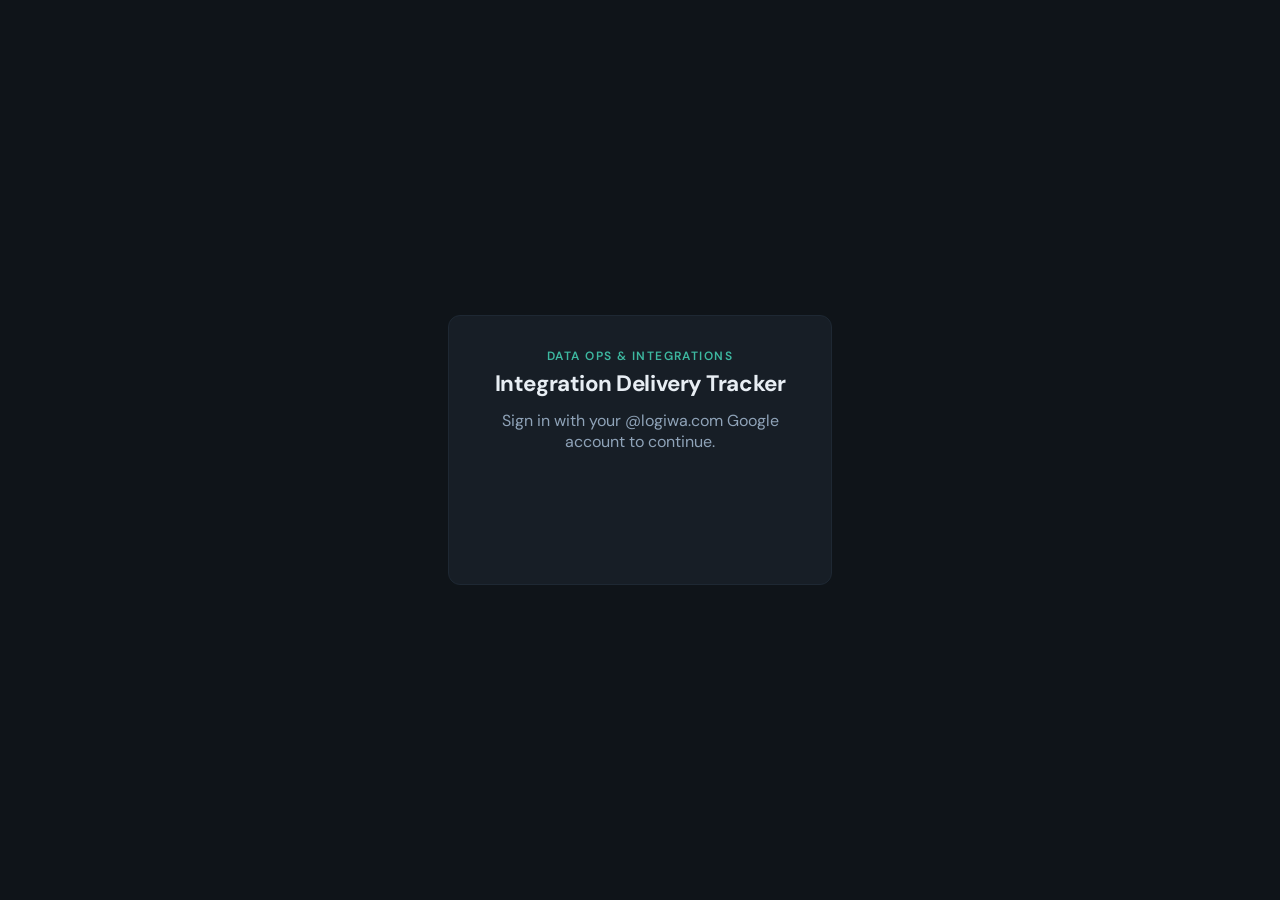
<file: index.html>
<!DOCTYPE html>
<html lang="en">
<head>
  <meta charset="UTF-8" />
  <meta name="viewport" content="width=device-width, initial-scale=1" />
  <title>Integration Delivery Tracker</title>
  <link rel="preconnect" href="https://fonts.googleapis.com" />
  <link rel="preconnect" href="https://fonts.gstatic.com" crossorigin />
  <link href="https://fonts.googleapis.com/css2?family=DM+Sans:ital,opsz,wght@0,9..40,400;0,9..40,500;0,9..40,600;0,9..40,700;1,9..40,400&family=IBM+Plex+Mono:wght@400;500&display=swap" rel="stylesheet" />
  <link rel="stylesheet" href="styles.css?v=google-signin" />
  <script src="https://accounts.google.com/gsi/client" async defer></script>
</head>
<body class="auth-locked">
  <div id="authGate" class="auth-gate">
    <div class="auth-card">
      <p class="brand">Data Ops &amp; Integrations</p>
      <h1>Integration Delivery Tracker</h1>
      <p class="auth-lede">Sign in with your @logiwa.com Google account to continue.</p>
      <div id="authButton" class="auth-button"></div>
      <p id="authMessage" class="auth-message" role="alert"></p>
    </div>
  </div>
  <div class="app">
    <header class="hero">
      <div class="hero-copy">
        <p class="brand">Data Ops &amp; Integrations</p>
        <h1>Integration Delivery Tracker</h1>
        <p class="lede" id="ledeText">Quick estimate: type, flows, assignee, quarter → hours and Work %.</p>
      </div>
      <div class="hero-actions">
        <div class="app-tabs" role="tablist" aria-label="Application section">
          <button type="button" id="btnTabEstimator" class="btn tab active" role="tab" aria-selected="true">Estimator</button>
          <button type="button" id="btnTabCompliance" class="btn tab" role="tab" aria-selected="false">Compliance</button>
          <button type="button" id="btnTabOkr" class="btn tab" role="tab" aria-selected="false">OKRs</button>
        </div>
        <div class="mode-toggle estimator-action" role="group" aria-label="Estimate mode">
          <button type="button" id="btnModeQuick" class="btn mode active">Quick</button>
          <button type="button" id="btnModeFull" class="btn mode">Full</button>
        </div>
        <label class="period-label estimator-action">
          Year
          <input id="yearInput" type="number" min="2024" max="2035" value="2026" />
        </label>
        <label class="period-label estimator-action">
          Quarter
          <select id="quarterFilter"></select>
        </label>
        <label class="period-label estimator-action">
          Month
          <select id="monthFilter"></select>
        </label>
        <label class="period-label estimator-action">
          User
          <select id="userFilter">
            <option value="__all__">All users</option>
          </select>
        </label>
        <button type="button" id="btnAdd" class="btn primary estimator-action">Add project</button>
        <button type="button" id="btnCheckRocketlane" class="btn estimator-action">Check Rocketlane</button>
        <input id="rocketlaneCheckKey" class="github-token-input estimator-action hidden" type="password" autocomplete="off" placeholder="Rocketlane API key" />
        <span id="rocketlaneCheckStatus" class="table-sub estimator-action"></span>
        <button type="button" id="btnImport" class="btn estimator-action">Import RL CSV</button>
        <input id="importCsvInput" type="file" accept=".csv,text/csv" multiple hidden />
        <button type="button" id="btnExport" class="btn estimator-action">Export CSV</button>
        <button type="button" id="btnPrint" class="btn estimator-action">Print report</button>
        <button type="button" id="btnReset" class="btn ghost estimator-action">Reset samples</button>
      </div>
    </header>

    <main id="estimatorView">
    <section class="summary" id="summary">
      <div class="stat">
        <span class="stat-label" id="statProjectsLabel">Active in quarter</span>
        <span class="stat-value" id="statProjects">0</span>
      </div>
      <div class="stat" id="statSPWrap">
        <span class="stat-label" id="statSPLabel">Quarter SP</span>
        <span class="stat-value" id="statSP">0</span>
      </div>
      <div class="stat">
        <span class="stat-label" id="statHoursLabel">Quarter hours</span>
        <span class="stat-value" id="statHours">0</span>
      </div>
      <div class="stat">
        <span class="stat-label">Available capacity</span>
        <span class="stat-value" id="statCapacity">0</span>
        <span class="stat-note" id="statCapacityNote">6 h per weekday</span>
      </div>
      <div class="stat">
        <span class="stat-label">Capacity used</span>
        <span class="stat-value" id="statUtilization">0%</span>
      </div>
      <div class="stat">
        <span class="stat-label">People with work</span>
        <span class="stat-value" id="statActive">0</span>
      </div>
    </section>

    <section class="dashboard" id="dashboard">
      <article class="panel dashboard-card dashboard-wide">
        <div class="panel-head">
          <h2>Capacity by person <span id="capacityQuarterLabel" class="badge"></span></h2>
          <p>Planned project hours against 6 available hours per weekday. Turkish public holidays are removed. PTO is not.</p>
        </div>
        <div id="capacityChart" class="capacity-chart"></div>
      </article>

      <article class="panel dashboard-card dashboard-wide">
        <div class="panel-head">
          <h2>Quarter outlook</h2>
          <p>Estimated effort across the selected year.</p>
        </div>
        <div id="quarterChart" class="quarter-chart"></div>
      </article>

      <article class="panel dashboard-card dashboard-wide">
        <div class="panel-head">
          <h2>Largest projects</h2>
          <p>Projects driving the most planned effort in the selected quarter.</p>
        </div>
        <div id="projectChart" class="project-chart"></div>
      </article>
    </section>

    <section class="panel">
      <div class="panel-head">
        <h2>Per-user report <span id="reportQuarterLabel" class="badge"></span></h2>
        <p>Work % = share of quarter hours (effort), not SP×hours.</p>
      </div>
      <div id="userReport" class="user-report"></div>
    </section>

    <section class="panel">
      <div class="panel-head">
        <h2>Portfolio by user</h2>
        <p id="portfolioHint">Enter type and flows. Hours and % update for the selected quarter.</p>
      </div>
      <div id="portfolioSections"></div>
    </section>

    <div class="split" id="detailSplit">
      <section class="panel">
        <div class="panel-head">
          <h2 id="detailHeading">Selected project</h2>
          <p id="detailTitle">Select a row for details.</p>
        </div>
        <div id="projectEditor" class="project-editor hidden-mode"></div>
        <div id="quickFocusForm" class="quick-focus-form"></div>
        <div id="phaseQuarterForm" class="phase-quarter-form empty-state">No project selected.</div>
        <div id="phaseDetail" class="phase-grid empty-state" style="margin-top:0.9rem"></div>
      </section>

      <section class="panel" id="configPanel">
        <div class="panel-head">
          <h2>Config rates</h2>
          <p>Edit to recalibrate. Saved in this browser.</p>
        </div>
        <div id="configForm" class="config-grid"></div>
      </section>
    </div>
    </main>

    <main id="complianceView" class="hidden" aria-hidden="true">
      <section class="summary compliance-summary">
        <div class="stat">
          <span class="stat-label">Portfolio compliance</span>
          <span class="stat-value" id="compliancePortfolioScore">0%</span>
          <span class="stat-note">Average across scored projects</span>
        </div>
        <div class="stat">
          <span class="stat-label">Compliant</span>
          <span class="stat-value metric-good" id="complianceGood">0</span>
        </div>
        <div class="stat">
          <span class="stat-label">Watch</span>
          <span class="stat-value metric-warn" id="complianceWatch">0</span>
        </div>
        <div class="stat">
          <span class="stat-label">At risk</span>
          <span class="stat-value metric-danger" id="complianceRisk">0</span>
        </div>
        <div class="stat">
          <span class="stat-label">Critical overdue</span>
          <span class="stat-value metric-danger" id="complianceCritical">0</span>
        </div>
        <div class="stat">
          <span class="stat-label">Excluded</span>
          <span class="stat-value" id="complianceExcluded">0</span>
        </div>
      </section>

      <section class="panel compliance-portfolio">
        <div class="panel-head compliance-panel-head">
          <div>
            <h2>Project compliance portfolio</h2>
            <p>Phase-aware controls, critical gates, proof, and the next required action.</p>
          </div>
        <div class="compliance-actions">
          <button type="button" id="btnComplianceAddManual" class="btn primary">Add manual project</button>
          <button type="button" id="btnComplianceAddRocketlane" class="btn">Add from Rocketlane</button>
          <button type="button" id="btnComplianceExport" class="btn">Export compliance CSV</button>
        </div>
        </div>
        <div class="compliance-filters">
          <label class="period-label">Source
            <select id="complianceSourceFilter"></select>
          </label>
          <label class="period-label">Status
            <select id="complianceStatusFilter"></select>
          </label>
          <label class="period-label">Owner
            <select id="complianceOwnerFilter"></select>
          </label>
          <label class="period-label">IMPACT phase
            <select id="compliancePhaseFilter"></select>
          </label>
        </div>
        <div id="rocketlanePicker" class="rocketlane-picker hidden">
          <div class="rocketlane-picker-fields">
            <label>Rocketlane API key
              <input id="rlApiKey" type="password" autocomplete="off" placeholder="Paste a key from Settings → API" />
            </label>
            <label>Project name
              <input id="rlSearch" type="search" placeholder="Leave blank for in-progress projects" />
            </label>
            <button type="button" id="btnRlSearch" class="btn">Search</button>
          </div>
          <p id="rlSearchStatus" class="table-sub"></p>
          <div id="rlSearchResults"></div>
        </div>
        <div id="complianceTable" class="compliance-table-wrap"></div>
      </section>

      <div class="split compliance-detail-split">
        <section class="panel">
          <div class="panel-head">
            <h2>Compliance profile</h2>
            <p id="complianceDetailTitle">Select a project.</p>
          </div>
          <div id="complianceProfile" class="compliance-profile empty-state">No project selected.</div>
        </section>
        <section class="panel compliance-checklist-panel">
          <div class="panel-head">
            <h2>Control checklist</h2>
            <p>Only controls due by the current phase affect the score.</p>
          </div>
          <div id="complianceChecklist" class="compliance-checklist empty-state">No project selected.</div>
        </section>
      </div>
    </main>

    <main id="okrView" class="hidden" aria-hidden="true">
      <section class="summary okr-summary">
        <div class="stat">
          <span class="stat-label">Weighted OKR score</span>
          <span class="stat-value" id="okrPortfolioScore">0%</span>
          <span class="stat-note">Capped at each key result goal</span>
        </div>
        <div class="stat">
          <span class="stat-label">Key results</span>
          <span class="stat-value" id="okrKeyResults">0</span>
        </div>
        <div class="stat">
          <span class="stat-label">Total weight</span>
          <span class="stat-value" id="okrTotalWeight">0%</span>
        </div>
        <div class="stat">
          <span class="stat-label">On track</span>
          <span class="stat-value metric-good" id="okrOnTrack">0</span>
        </div>
        <div class="stat">
          <span class="stat-label">At risk</span>
          <span class="stat-value metric-danger" id="okrAtRisk">0</span>
        </div>
        <div class="stat">
          <span class="stat-label">Rocketlane linked</span>
          <span class="stat-value" id="okrLinked">0</span>
        </div>
      </section>

      <section class="panel okr-workspace">
        <div class="panel-head okr-panel-head">
          <div>
            <h2>Objectives and key results <span id="okrQuarterLabel" class="badge">Q4 2026</span></h2>
            <p>Each person's linked Rocketlane projects share 100% of that person's weight by allocated hours, so each weight changes as projects are added. Result is achievement times weight. Manual rows keep the weight you type, and linked rows share the rest. You can type a manual row's actual percentage.</p>
          </div>
          <div class="okr-actions">
            <label class="period-label">Quarter
              <select id="okrQuarterFilter"></select>
            </label>
            <label class="period-label">User
              <select id="okrUserFilter"></select>
            </label>
            <button type="button" id="btnOkrAdd" class="btn primary">Add key result</button>
            <button type="button" id="btnOkrAddProjects" class="btn">Add quarter projects</button>
            <button type="button" id="btnOkrExport" class="btn">Export CSV</button>
          </div>
        </div>

        <div class="okr-sync">
          <label>Rocketlane API key
            <input id="okrRlApiKey" type="password" autocomplete="off" placeholder="Used only for this sync" />
          </label>
          <button type="button" id="btnOkrSync" class="btn">Sync linked projects</button>
          <span id="okrSyncStatus" class="table-sub">Task and phase completion can be edited after sync.</span>
        </div>

        <div id="okrObjectiveSummary" class="okr-objective-summary"></div>
        <div id="okrTable" class="okr-table-wrap"></div>
      </section>
    </main>

    <footer class="foot estimator-footer">
      <p><strong>Quick mode:</strong> Type + workflows (Std/Cpx) + Dependency + Weeks. Meetings = (weeks − 2) × 0.5 h weekly calls + 1 h kickoff. Blank weeks keeps the 20% overhead. Premium and Misc load each month from Rocketlane time entries; edit a month to override. The Hours field is the package budget. Other uses one number per month, and the quarter total is the sum of those months.</p>
      <p><strong>Work %:</strong> Quarter hours ÷ sum of quarter hours (per user / team).</p>
      <p><strong>Import RL CSV:</strong> Rocketlane time report export (TrackedTime in hours). Seeds projects from actuals; Std workflows are reverse-estimated — review Type, Dependency, and flow counts.</p>
    </footer>
  </div>
  <script src="onur-team-tasks-2026.js"></script>
  <script src="integration-projects-sep-oct-2026.js"></script>
  <script src="pipeline-compliance-2026.js"></script>
  <script src="mc-compliance-2026.js"></script>
  <script src="allocation-timeline-2026.js"></script>
  <script src="phase-due-dates-2026.js"></script>
  <script src="premium-month-hours-2026.js"></script>
  <script src="month-hours-2026.js"></script>
  <script src="okr-progress-2026.js?v=rl-refresh-oct26"></script>
  <script src="local-snapshot.js?v=20261125T015653"></script>
  <script src="rocketlane-sync.js?v=20261125T015653"></script>
  <script src="auth.js?v=google-signin" data-app="app.js?v=phase-refresh"></script>
</body>
</html>
</file>
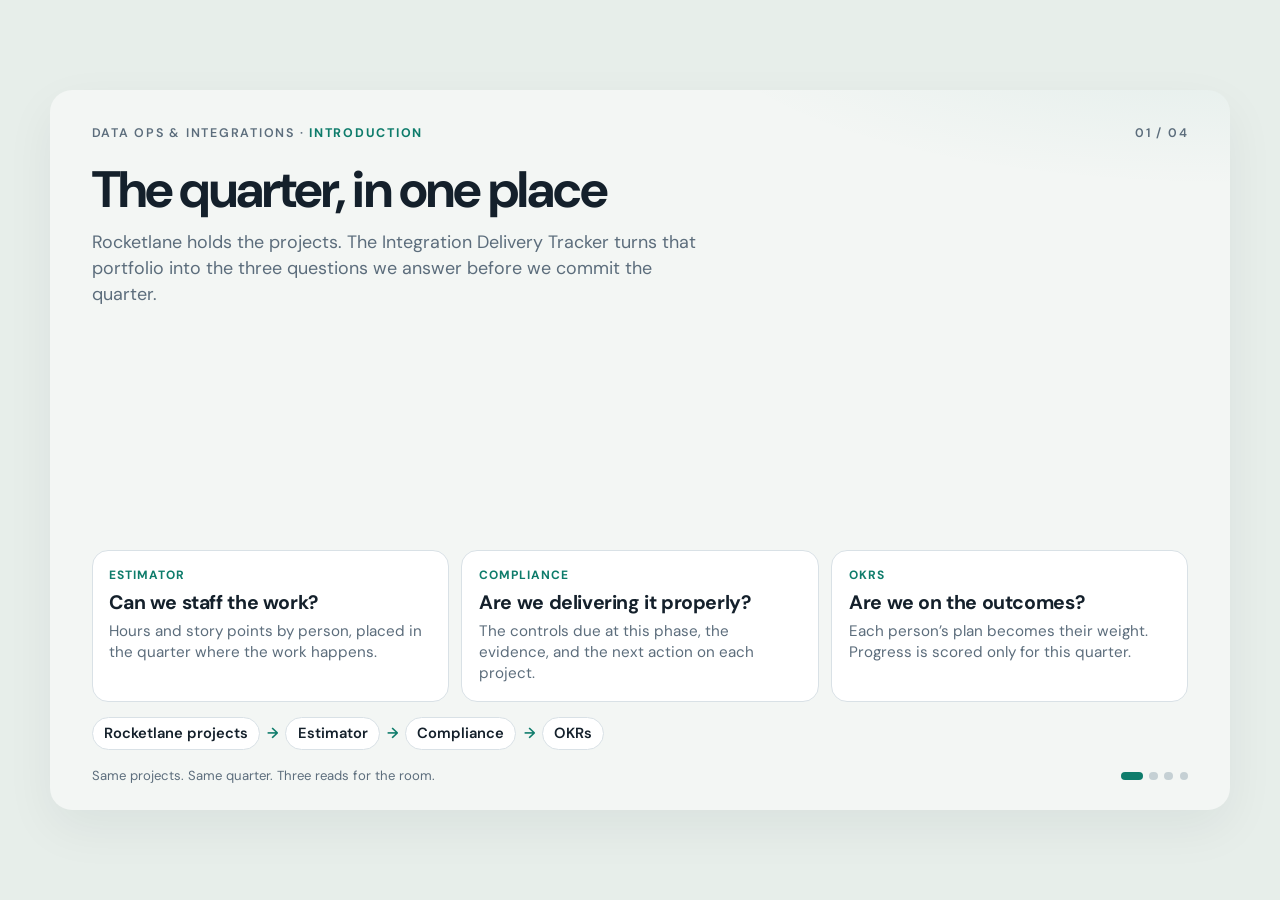
<file: management-briefing.html>
<!DOCTYPE html>
<html lang="en">
<head>
  <meta charset="utf-8" />
  <meta name="viewport" content="width=device-width, initial-scale=1" />
  <title>Integration Delivery Tracker — Management briefing</title>
  <link rel="preconnect" href="https://fonts.googleapis.com" />
  <link rel="preconnect" href="https://fonts.gstatic.com" crossorigin />
  <link href="https://fonts.googleapis.com/css2?family=DM+Sans:ital,opsz,wght@0,9..40,400;0,9..40,500;0,9..40,600;0,9..40,700;1,9..40,400&display=swap" rel="stylesheet" />
  <style>
    :root {
      --ink: #14202b;
      --muted: #5c6d7c;
      --line: #d9e1e6;
      --paper: #f3f6f4;
      --card: #ffffff;
      --accent: #0e7c6b;
      --accent-soft: #e5f4f0;
      --warn: #8a5a22;
      --warn-soft: #f8efe3;
      --risk: #8d3a3a;
      --risk-soft: #f8eaea;
      --good: #1d6b45;
      --good-soft: #e6f4ec;
      --shadow: 0 18px 50px rgba(20, 32, 43, 0.06);
    }

    * { box-sizing: border-box; }

    html, body {
      margin: 0;
      height: 100%;
      background: #e7eeea;
      color: var(--ink);
      font-family: "DM Sans", "Segoe UI", sans-serif;
    }

    .deck {
      height: 100%;
      display: grid;
      place-items: center;
      padding: 1.25rem;
    }

    .slide {
      display: none;
      width: min(1180px, 100%);
      height: min(720px, calc(100vh - 2.5rem));
      background:
        radial-gradient(900px 280px at 100% -10%, rgba(14, 124, 107, 0.08), transparent 60%),
        var(--paper);
      border-radius: 22px;
      box-shadow: var(--shadow);
      padding: 2.2rem 2.6rem 1.6rem;
      grid-template-rows: auto 1fr auto;
      gap: 1.1rem;
    }

    .slide.active { display: grid; }

    .top {
      display: flex;
      justify-content: space-between;
      align-items: baseline;
      gap: 1rem;
      color: var(--muted);
      font-size: 0.78rem;
      letter-spacing: 0.14em;
      text-transform: uppercase;
      font-weight: 600;
    }

    .top strong { color: var(--accent); font-weight: 700; }

    h1 {
      margin: 0.35rem 0 0;
      font-size: clamp(2.1rem, 4vw, 3.35rem);
      line-height: 1.02;
      letter-spacing: -0.035em;
      font-weight: 700;
      max-width: 16ch;
    }

    .lead {
      margin: 0.85rem 0 0;
      max-width: 38rem;
      color: var(--muted);
      font-size: 1.12rem;
      line-height: 1.45;
    }

    .body {
      display: grid;
      align-content: end;
      gap: 0.9rem;
    }

    .cards {
      display: grid;
      grid-template-columns: repeat(3, 1fr);
      gap: 0.8rem;
    }

    .card {
      background: var(--card);
      border: 1px solid var(--line);
      border-radius: 16px;
      padding: 1rem 1.05rem 1.05rem;
      min-height: 9.2rem;
    }

    .card .kicker {
      margin: 0;
      color: var(--accent);
      font-size: 0.75rem;
      font-weight: 700;
      letter-spacing: 0.08em;
      text-transform: uppercase;
    }

    .card h2 {
      margin: 0.4rem 0 0.35rem;
      font-size: 1.22rem;
      letter-spacing: -0.02em;
    }

    .card p, .note, .split p {
      margin: 0;
      color: var(--muted);
      line-height: 1.4;
      font-size: 0.95rem;
    }

    .flow {
      display: flex;
      flex-wrap: wrap;
      gap: 0.45rem;
      align-items: center;
      color: var(--ink);
      font-weight: 600;
      font-size: 0.92rem;
    }

    .flow span {
      background: var(--card);
      border: 1px solid var(--line);
      border-radius: 999px;
      padding: 0.35rem 0.7rem;
    }

    .flow i {
      color: var(--accent);
      font-style: normal;
    }

    .split {
      display: grid;
      grid-template-columns: 1.05fr 0.95fr;
      gap: 1.1rem;
      align-items: stretch;
      min-height: 0;
    }

    .split h1 {
      font-size: clamp(1.7rem, 2.5vw, 2.35rem);
      max-width: 14ch;
    }

    .split .lead { font-size: 1rem; }
    .split .bands { grid-template-columns: 1fr; margin-top: 0.9rem; }

    .shot {
      margin: 0;
      display: flex;
      flex-direction: column;
      min-height: 0;
      background: #101820;
      border: 1px solid #243140;
      border-radius: 16px;
      overflow: hidden;
      box-shadow: 0 16px 36px rgba(16, 24, 32, 0.16);
    }

    .shot img {
      display: block;
      width: 100%;
      height: 100%;
      min-height: 0;
      flex: 1;
      object-fit: cover;
      object-position: top center;
    }

    .shot figcaption {
      flex: none;
      padding: 0.45rem 0.75rem 0.55rem;
      background: #101820;
      color: #9aafc0;
      font-size: 0.75rem;
      letter-spacing: 0.04em;
    }

    .points {
      display: grid;
      gap: 0.65rem;
      margin-top: 1rem;
    }

    .point {
      display: grid;
      grid-template-columns: auto 1fr;
      gap: 0.7rem;
      align-items: start;
    }

    .num {
      width: 1.6rem;
      height: 1.6rem;
      border-radius: 999px;
      background: var(--accent-soft);
      color: var(--accent);
      display: grid;
      place-items: center;
      font-size: 0.78rem;
      font-weight: 700;
    }

    .point strong { display: block; font-size: 1rem; }
    .point span { color: var(--muted); font-size: 0.92rem; line-height: 1.35; }

    .panel {
      background: var(--card);
      border: 1px solid var(--line);
      border-radius: 16px;
      padding: 1rem 1.05rem 1.1rem;
    }

    .panel h3 {
      margin: 0 0 0.8rem;
      font-size: 0.78rem;
      letter-spacing: 0.08em;
      text-transform: uppercase;
      color: var(--muted);
    }

    .bar-label, .bar-scale {
      display: flex;
      justify-content: space-between;
      font-size: 0.78rem;
      color: var(--muted);
    }

    .bar-label { margin-bottom: 0.35rem; color: var(--ink); font-weight: 600; font-size: 0.86rem; }

    .bar {
      display: flex;
      height: 0.85rem;
      border-radius: 999px;
      overflow: hidden;
      background: #e6ece9;
      margin-bottom: 0.35rem;
    }

    .bar i { display: block; height: 100%; }
    .a { background: #0e7c6b; }
    .b { background: #3aa892; }
    .c { background: #8fd0c4; }
    .d { background: #c5e4dc; }
    .open { background: #d5ddd9; }

    .legend {
      display: flex;
      flex-wrap: wrap;
      gap: 0.45rem 0.8rem;
      margin-top: 0.7rem;
      color: var(--muted);
      font-size: 0.78rem;
    }

    .legend b {
      display: inline-block;
      width: 0.55rem;
      height: 0.55rem;
      border-radius: 99px;
      margin-right: 0.3rem;
    }

    .bands {
      display: grid;
      grid-template-columns: repeat(3, 1fr);
      gap: 0.7rem;
    }

    .band {
      border-radius: 14px;
      padding: 0.85rem 0.9rem;
      border: 1px solid transparent;
    }

    .band strong { display: block; font-size: 1.05rem; margin-bottom: 0.2rem; }
    .band span { font-size: 0.88rem; line-height: 1.35; }
    .good { background: var(--good-soft); color: var(--good); }
    .watch { background: var(--warn-soft); color: var(--warn); }
    .risk { background: var(--risk-soft); color: var(--risk); }

    .groups {
      display: grid;
      grid-template-columns: repeat(4, 1fr);
      gap: 0.7rem;
    }

    .group {
      background: var(--card);
      border: 1px solid var(--line);
      border-radius: 14px;
      padding: 0.85rem 0.9rem;
    }

    .group strong { display: block; margin-bottom: 0.25rem; }
    .group span { color: var(--muted); font-size: 0.88rem; line-height: 1.35; }

    .formula {
      display: grid;
      grid-template-columns: 1fr auto 1fr auto 1.15fr;
      gap: 0.55rem;
      align-items: stretch;
    }

    .formula .op {
      display: grid;
      place-items: center;
      color: var(--accent);
      font-size: 1.4rem;
      font-weight: 600;
    }

    .formula article {
      background: var(--card);
      border: 1px solid var(--line);
      border-radius: 14px;
      padding: 0.9rem 1rem;
    }

    .formula h2 { margin: 0 0 0.3rem; font-size: 1.05rem; letter-spacing: -0.02em; }
    .formula p { margin: 0; color: var(--muted); font-size: 0.9rem; line-height: 1.35; }

    .foot {
      display: flex;
      justify-content: space-between;
      align-items: center;
      gap: 1rem;
      color: var(--muted);
      font-size: 0.82rem;
    }

    .dots { display: flex; gap: 0.4rem; }
    .dots button {
      width: 0.55rem;
      height: 0.55rem;
      border-radius: 99px;
      border: 0;
      padding: 0;
      background: #c5d0d4;
      cursor: pointer;
    }
    .dots button[aria-current="true"] { background: var(--accent); width: 1.35rem; }

    @media (max-width: 900px) {
      .slide { height: auto; min-height: calc(100vh - 2.5rem); padding: 1.4rem; }
      .cards, .bands, .groups, .split, .formula { grid-template-columns: 1fr; }
      .formula .op { display: none; }
      h1 { max-width: none; }
    }

    @media print {
      body { background: white; }
      .deck { display: block; padding: 0; }
      .slide {
        display: grid;
        height: auto;
        min-height: 100vh;
        box-shadow: none;
        border-radius: 0;
        page-break-after: always;
      }
      .dots { display: none; }
    }
  </style>
</head>
<body>
  <main class="deck" aria-live="polite">
    <section class="slide active" data-title="Introduction" aria-label="Introduction">
      <header class="top">
        <div>Data Ops &amp; Integrations · <strong>Introduction</strong></div>
        <div>01 / 04</div>
      </header>
      <div>
        <h1>The quarter, in one place</h1>
        <p class="lead">Rocketlane holds the projects. The Integration Delivery Tracker turns that portfolio into the three questions we answer before we commit the quarter.</p>
      </div>
      <div class="body">
        <div class="cards">
          <article class="card">
            <p class="kicker">Estimator</p>
            <h2>Can we staff the work?</h2>
            <p>Hours and story points by person, placed in the quarter where the work happens.</p>
          </article>
          <article class="card">
            <p class="kicker">Compliance</p>
            <h2>Are we delivering it properly?</h2>
            <p>The controls due at this phase, the evidence, and the next action on each project.</p>
          </article>
          <article class="card">
            <p class="kicker">OKRs</p>
            <h2>Are we on the outcomes?</h2>
            <p>Each person’s plan becomes their weight. Progress is scored only for this quarter.</p>
          </article>
        </div>
        <div class="flow" aria-label="How the views connect">
          <span>Rocketlane projects</span><i>→</i>
          <span>Estimator</span><i>→</i>
          <span>Compliance</span><i>→</i>
          <span>OKRs</span>
        </div>
      </div>
      <footer class="foot">
        <span>Same projects. Same quarter. Three reads for the room.</span>
        <nav class="dots" aria-label="Slides"></nav>
      </footer>
    </section>

    <section class="slide" data-title="Estimator" aria-label="Estimator">
      <header class="top">
        <div>Data Ops &amp; Integrations · <strong>Estimator</strong></div>
        <div>02 / 04</div>
      </header>
      <div class="split">
        <div>
          <h1>Staff the work we already committed</h1>
          <div class="points">
            <div class="point">
              <div class="num">1</div>
              <div>
                <strong>Size the project once</strong>
                <span>Story points describe the integration. Hours describe the effort in each phase of delivery.</span>
              </div>
            </div>
            <div class="point">
              <div class="num">2</div>
              <div>
                <strong>Put the hours in the right quarter</strong>
                <span>Kickoff, build, test, and go-live can fall in different quarters. The plan shows only the slice that belongs now.</span>
              </div>
            </div>
            <div class="point">
              <div class="num">3</div>
              <div>
                <strong>Read the load by person</strong>
                <span>Planning capacity is six hours on each weekday, before holidays and leave. A new project resizes that person’s quarter only.</span>
              </div>
            </div>
          </div>
        </div>
        <figure class="shot">
          <img src="briefing/estimator.png" alt="Estimator for Q4 2026. 18 projects are active, quarter hours are 197.2, and 12.5 percent of capacity is used. Hours are shown for each person." />
          <figcaption>Live estimator · Q4 2026</figcaption>
        </figure>
      </div>
      <footer class="foot">
        <span>Hours show the load. Story points show how that person’s outcomes should be weighted.</span>
        <nav class="dots" aria-label="Slides"></nav>
      </footer>
    </section>

    <section class="slide" data-title="Compliance" aria-label="Compliance">
      <header class="top">
        <div>Data Ops &amp; Integrations · <strong>Compliance</strong></div>
        <div>03 / 04</div>
      </header>
      <div class="split">
        <div>
          <h1>See delivery risk before go-live</h1>
          <p class="lead">Every in-scope project carries the same controls, from the plan through closure. The score uses only what is due for the phase the project is in.</p>
          <div class="bands" style="margin-top:1rem">
            <article class="band good">
              <strong>Compliant · 90–100</strong>
              <span>Due controls are complete, with evidence on the project.</span>
            </article>
            <article class="band watch">
              <strong>Watch · 70–89</strong>
              <span>Delivery is moving, with gaps still open in this phase.</span>
            </article>
            <article class="band risk">
              <strong>At risk · below 70</strong>
              <span>Or any critical control already overdue. The portfolio leads with these.</span>
            </article>
          </div>
        </div>
        <figure class="shot">
          <img src="briefing/compliance.png" alt="Compliance portfolio for the current quarter, with the overall score, compliant, watch, and at-risk counts, and the projects sorted by risk." />
          <figcaption>Live compliance portfolio</figcaption>
        </figure>
      </div>
      <footer class="foot">
        <span>Each project shows one next action. Dates, notes, and evidence stay with the record.</span>
        <nav class="dots" aria-label="Slides"></nav>
      </footer>
    </section>

    <section class="slide" data-title="OKRs" aria-label="OKRs">
      <header class="top">
        <div>Data Ops &amp; Integrations · <strong>OKRs</strong></div>
        <div>04 / 04</div>
      </header>
      <div class="split">
        <div>
          <h1>Score the outcomes against the plan</h1>
          <p class="lead">A linked project’s weight is its allocated quarter hours divided by one person’s quarter capacity. That total does not have to be 100%. Progress counts only the phases that belong in this quarter.</p>
          <div class="points">
            <div class="point">
              <div class="num">W</div>
              <div>
                <strong>Weight comes from the estimate</strong>
                <span>Each project is its hours divided by the quarter's available hours. Adding one does not rebalance the others. Objectives that are not a delivery project keep the weight we type.</span>
              </div>
            </div>
            <div class="point">
              <div class="num">A</div>
              <div>
                <strong>Achievement is this quarter only</strong>
                <span>Rocketlane progress counts for the phases in this quarter. Later work does not move the score.</span>
              </div>
            </div>
            <div class="point">
              <div class="num">R</div>
              <div>
                <strong>Result is the two combined</strong>
                <span>Progress toward the goal, times the weight. A key result with no phases this quarter stays unscored.</span>
              </div>
            </div>
          </div>
        </div>
        <figure class="shot">
          <img src="briefing/okr.png" alt="OKR sheet for Onur in Q4 2026. Weighted score is 63.6 percent, total weight is 100 percent, and each project shows its story-point weight and result." />
          <figcaption>Live OKRs · one person, Q4 2026</figcaption>
        </figure>
      </div>
      <footer class="foot">
        <span>The plan sets the weight. Delivery progress sets the score.</span>
        <nav class="dots" aria-label="Slides"></nav>
      </footer>
    </section>
  </main>
  <script>
    (function () {
      const slides = Array.from(document.querySelectorAll(".slide"));
      let index = 0;

      function renderDots() {
        document.querySelectorAll(".dots").forEach((nav) => {
          nav.innerHTML = slides
            .map((_, i) => `<button type="button" data-go="${i}" aria-label="Slide ${i + 1}"${i === index ? ' aria-current="true"' : ""}></button>`)
            .join("");
        });
      }

      function show(next) {
        index = (next + slides.length) % slides.length;
        slides.forEach((slide, i) => {
          const on = i === index;
          slide.classList.toggle("active", on);
          slide.hidden = !on;
        });
        renderDots();
        history.replaceState(null, "", "#" + (index + 1));
      }

      document.addEventListener("click", (event) => {
        const button = event.target.closest("[data-go]");
        if (button) show(Number(button.getAttribute("data-go")));
      });

      document.addEventListener("keydown", (event) => {
        if (event.key === "ArrowRight" || event.key === "PageDown" || event.key === " ") {
          event.preventDefault();
          show(index + 1);
        } else if (event.key === "ArrowLeft" || event.key === "PageUp") {
          event.preventDefault();
          show(index - 1);
        } else if (event.key === "Home") {
          show(0);
        } else if (event.key === "End") {
          show(slides.length - 1);
        }
      });

      const start = Number(location.hash.replace("#", ""));
      show(Number.isFinite(start) && start >= 1 && start <= slides.length ? start - 1 : 0);
    })();
  </script>
</body>
</html>
</file>
<file: styles.css>
:root {
  --bg: #0f1419;
  --bg-elev: #171e26;
  --bg-soft: #1e2833;
  --line: #2c3a4a;
  --text: #e8eef4;
  --muted: #8fa3b8;
  --accent: #3db8a0;
  --accent-dim: #2a8f7c;
  --warn: #e0a35a;
  --danger: #d46b6b;
  --font: "DM Sans", system-ui, sans-serif;
  --mono: "IBM Plex Mono", ui-monospace, monospace;
  --radius: 10px;
}

* { box-sizing: border-box; }
.hidden { display: none !important; }

body {
  margin: 0;
  min-height: 100vh;
  font-family: var(--font);
  color: var(--text);
  background:
    radial-gradient(1200px 600px at 10% -10%, #1a3a36 0%, transparent 55%),
    radial-gradient(900px 500px at 100% 0%, #1a2533 0%, transparent 50%),
    var(--bg);
}

.app {
  max-width: 1400px;
  margin: 0 auto;
  padding: 2rem 1.25rem 3rem;
}

.hero {
  display: flex;
  flex-wrap: wrap;
  gap: 1.5rem;
  justify-content: space-between;
  align-items: flex-end;
  margin-bottom: 1.5rem;
  padding-bottom: 1.5rem;
  border-bottom: 1px solid var(--line);
}

.brand {
  margin: 0 0 0.35rem;
  font-size: 0.75rem;
  letter-spacing: 0.12em;
  text-transform: uppercase;
  color: var(--accent);
  font-weight: 600;
}

h1 {
  margin: 0;
  font-size: clamp(1.75rem, 3vw, 2.35rem);
  font-weight: 700;
  letter-spacing: -0.02em;
}

.lede {
  margin: 0.6rem 0 0;
  max-width: 36rem;
  color: var(--muted);
  line-height: 1.45;
}

.hero-actions {
  display: flex;
  flex-wrap: wrap;
  gap: 0.6rem;
  align-items: flex-end;
}

.github-token-input {
  align-self: flex-end;
  min-width: 11rem;
}

#rocketlaneCheckStatus {
  align-self: center;
  max-width: 16rem;
}

.period-label {
  display: flex;
  flex-direction: column;
  gap: 0.3rem;
  font-size: 0.7rem;
  text-transform: uppercase;
  letter-spacing: 0.08em;
  color: var(--muted);
}

.period-label input,
select,
input[type="text"],
input[type="number"] {
  font: inherit;
  color: var(--text);
  background: var(--bg-soft);
  border: 1px solid var(--line);
  border-radius: 8px;
  padding: 0.45rem 0.6rem;
  min-width: 0;
}

.period-label input { width: 8rem; }
.period-label select { width: 9.5rem; }

.btn {
  font: inherit;
  font-weight: 600;
  font-size: 0.875rem;
  border-radius: 8px;
  border: 1px solid var(--line);
  background: var(--bg-soft);
  color: var(--text);
  padding: 0.55rem 0.9rem;
  cursor: pointer;
}

.btn:hover { border-color: var(--accent-dim); }
.btn.primary {
  background: var(--accent);
  border-color: var(--accent);
  color: #06241f;
}
.btn.primary:hover { background: #4ecfb5; }
.btn.ghost { background: transparent; }
.btn.danger {
  border-color: transparent;
  background: transparent;
  color: var(--danger);
  padding: 0.35rem 0.5rem;
}

.summary {
  display: grid;
  grid-template-columns: repeat(6, 1fr);
  gap: 0.75rem;
  margin-bottom: 1.25rem;
}

.stat {
  background: var(--bg-elev);
  border: 1px solid var(--line);
  border-radius: var(--radius);
  padding: 0.9rem 1rem;
}

.stat-label {
  display: block;
  font-size: 0.7rem;
  text-transform: uppercase;
  letter-spacing: 0.08em;
  color: var(--muted);
  margin-bottom: 0.35rem;
}

.stat-value {
  font-family: var(--mono);
  font-size: 1.45rem;
  font-weight: 500;
}

.stat-note {
  display: block;
  margin-top: 0.35rem;
  color: var(--muted);
  font-size: 0.68rem;
  line-height: 1.3;
}

.metric-good { color: var(--accent); }
.metric-warn { color: var(--warn); }
.metric-danger { color: var(--danger); }

.dashboard {
  display: grid;
  grid-template-columns: repeat(2, minmax(0, 1fr));
  gap: 1rem;
}

.dashboard-card {
  min-width: 0;
}

.dashboard-wide {
  grid-column: span 2;
}

.capacity-chart {
  display: grid;
  gap: 0.7rem;
}

.capacity-row {
  display: grid;
  grid-template-columns: minmax(9rem, 0.8fr) minmax(12rem, 2.2fr) 4.5rem;
  gap: 0.75rem;
  align-items: center;
}

.capacity-legend {
  display: flex;
  flex-wrap: wrap;
  gap: 0.4rem 1.25rem;
  margin-bottom: 0.15rem;
  color: var(--muted);
  font-size: 0.75rem;
}

.capacity-legend span {
  display: inline-flex;
  align-items: center;
  gap: 0.4rem;
}

.legend-allocated,
.legend-open {
  width: 0.7rem;
  height: 0.7rem;
  border-radius: 2px;
}

.legend-allocated { background: var(--accent); }
.legend-open { background: var(--warn); }

.capacity-label {
  display: grid;
  gap: 0.15rem;
  font-size: 0.8rem;
}

.capacity-label span {
  color: var(--muted);
  font-family: var(--mono);
  font-size: 0.72rem;
  line-height: 1.35;
}

.bar-track,
.mini-track {
  position: relative;
  overflow: hidden;
  height: 0.65rem;
  border-radius: 999px;
  background: #0c1116;
  border: 1px solid var(--line);
}

.bar-fill,
.mini-track i {
  display: block;
  height: 100%;
  border-radius: inherit;
  background: var(--accent);
}

.capacity-row.near .bar-fill { background: var(--warn); }
.capacity-row.over .bar-fill { background: var(--danger); }

.bar-overflow {
  position: absolute;
  right: 0.35rem;
  top: 50%;
  transform: translateY(-50%);
  z-index: 1;
  color: #fff;
  font-family: var(--mono);
  font-size: 0.58rem;
  line-height: 1;
}

.capacity-pct {
  text-align: right;
  font-family: var(--mono);
  font-size: 0.8rem;
}

.capacity-bars {
  display: grid;
  gap: 0.28rem;
}

.bar-unfulfilled {
  display: block;
  height: 100%;
  border-radius: inherit;
  background: var(--warn);
}

.capacity-row.available .capacity-pct { color: var(--accent); }
.capacity-row.near .capacity-pct { color: var(--warn); }
.capacity-row.over .capacity-pct,
.capacity-row.unassigned .capacity-pct { color: var(--danger); }

.quarter-chart {
  display: grid;
  grid-template-columns: repeat(4, 1fr);
  gap: 0.6rem;
  min-height: 13rem;
  align-items: end;
}

.quarter-column {
  display: grid;
  justify-items: center;
  gap: 0.2rem;
  color: var(--muted);
  font-size: 0.75rem;
}

.quarter-column.active {
  color: var(--text);
}

.quarter-bar-area {
  display: flex;
  align-items: flex-end;
  width: min(3.5rem, 80%);
  height: 8rem;
  padding: 0 0.25rem;
  border-bottom: 1px solid var(--line);
}

.quarter-bar {
  width: 100%;
  min-height: 0;
  border-radius: 6px 6px 0 0;
  background: var(--accent-dim);
}

.quarter-column.active .quarter-bar {
  background: var(--accent);
}

.quarter-column strong,
.quarter-column span {
  font-family: var(--mono);
}

.quarter-column small {
  font-size: 0.65rem;
}

.phase-chart,
.project-chart {
  display: grid;
  gap: 0.65rem;
}

.phase-chart-row,
.project-chart-row {
  display: grid;
  grid-template-columns: minmax(7rem, 0.9fr) minmax(8rem, 2fr) 4.5rem;
  gap: 0.65rem;
  align-items: center;
  font-size: 0.77rem;
}

.phase-chart-row > strong,
.project-chart-row > strong {
  text-align: right;
  font-family: var(--mono);
  font-size: 0.75rem;
}

.project-chart-label {
  min-width: 0;
}

.project-chart-label strong,
.project-chart-label span {
  display: block;
  overflow: hidden;
  text-overflow: ellipsis;
  white-space: nowrap;
}

.project-chart-label span {
  margin-top: 0.1rem;
  color: var(--muted);
  font-size: 0.68rem;
}

.panel {
  background: var(--bg-elev);
  border: 1px solid var(--line);
  border-radius: var(--radius);
  padding: 1rem 1rem 1.1rem;
  margin-bottom: 1rem;
}

.panel-head h2 {
  margin: 0;
  font-size: 1.05rem;
}

.panel-head p {
  margin: 0.35rem 0 0.9rem;
  color: var(--muted);
  font-size: 0.875rem;
}

.table-wrap {
  overflow: auto;
  border: 1px solid var(--line);
  border-radius: 8px;
}

table {
  width: 100%;
  border-collapse: collapse;
  font-size: 0.8rem;
  min-width: 1360px;
}

th {
  text-align: left;
  padding: 0.55rem 0.45rem;
  background: var(--bg-soft);
  color: var(--muted);
  font-weight: 600;
  font-size: 0.68rem;
  text-transform: uppercase;
  letter-spacing: 0.04em;
  white-space: nowrap;
  position: sticky;
  top: 0;
  z-index: 1;
}

td {
  padding: 0.35rem 0.35rem;
  border-top: 1px solid var(--line);
  vertical-align: middle;
}

tr.selected td { background: rgba(61, 184, 160, 0.08); }
tr.cancelled td { opacity: 0.55; }

td input, td select {
  width: 100%;
  padding: 0.3rem 0.35rem;
  font-size: 0.78rem;
}

/* Spinner arrows leave no room for the digits in narrow numeric columns */
td input[type="number"] {
  appearance: textfield;
  -moz-appearance: textfield;
  text-align: center;
  font-family: var(--mono);
}

td input[type="number"]::-webkit-outer-spin-button,
td input[type="number"]::-webkit-inner-spin-button {
  appearance: none;
  -webkit-appearance: none;
  margin: 0;
}

td input[type="checkbox"] {
  width: auto;
  margin: 0 auto;
  display: block;
}

td.num, th.num { text-align: right; }
td.mono {
  font-family: var(--mono);
  font-size: 0.78rem;
  white-space: nowrap;
}

.col-project { min-width: 14rem; }
.col-narrow { width: 4.2rem; }

th.flow-count,
td.flow-count {
  background: #17332e;
  box-shadow: inset 3px 0 0 var(--accent);
}

th.flow-count {
  color: var(--accent);
}

td.flow-count input {
  border-color: var(--accent);
  background: #0e2420;
  color: var(--text);
  font-size: 0.95rem;
  font-weight: 700;
  min-width: 3.4rem;
  padding: 0.4rem 0.3rem;
}

tr.selected td.flow-count {
  background: #1d4038;
}

tr.cancelled td.flow-count {
  opacity: 0.55;
}

.month-cell {
  display: flex;
  align-items: center;
  gap: 0.3rem;
}

.month-cell span {
  flex: none;
  width: 1.8rem;
  font-size: 0.68rem;
  font-weight: 600;
  letter-spacing: 0.04em;
  text-transform: uppercase;
  color: var(--muted);
}

.month-cell input {
  width: 4.4rem;
  padding: 0.35rem 0.4rem;
}

th .th-sub {
  display: block;
  margin-top: 0.1rem;
  font-size: 0.62rem;
  font-weight: 500;
  letter-spacing: 0;
  text-transform: none;
  color: var(--muted);
}

.phase-quarter-form.month-board {
  display: grid;
  grid-template-columns: repeat(4, minmax(0, 1fr));
  gap: 0.75rem;
}

.quarter-month-group {
  display: flex;
  flex-direction: column;
  gap: 0.4rem;
  padding: 0.65rem;
  border: 1px solid var(--line);
  border-radius: 10px;
  background: var(--bg-soft);
}

.quarter-month-group.is-selected {
  border-color: var(--accent, #7eb6ff);
}

.quarter-month-group header {
  display: flex;
  justify-content: space-between;
  align-items: baseline;
  font-size: 0.78rem;
  font-weight: 600;
  letter-spacing: 0;
  text-transform: none;
  color: var(--text);
}

.phase-quarter-form.month-board .month-cell {
  display: flex;
  flex-direction: row;
  align-items: center;
  text-transform: none;
  letter-spacing: normal;
}
.col-med { min-width: 6.5rem; }

.split {
  display: grid;
  grid-template-columns: 1.1fr 0.9fr;
  gap: 1rem;
}

.user-report {
  display: grid;
  grid-template-columns: repeat(auto-fill, minmax(220px, 1fr));
  gap: 0.75rem;
}

.user-card {
  background: var(--bg-soft);
  border: 1px solid var(--line);
  border-radius: 8px;
  padding: 0.85rem 0.95rem;
  cursor: pointer;
  transition: border-color 0.15s ease;
}

.user-card:hover,
.user-card.active {
  border-color: var(--accent-dim);
}

.user-card h3 {
  margin: 0 0 0.65rem;
  font-size: 0.95rem;
}

.user-card .meta {
  display: grid;
  grid-template-columns: 1fr 1fr;
  gap: 0.35rem 0.75rem;
  font-size: 0.78rem;
  color: var(--muted);
}

.user-card .meta strong {
  display: block;
  color: var(--text);
  font-family: var(--mono);
  font-size: 0.95rem;
  font-weight: 500;
  margin-top: 0.1rem;
}

.user-section {
  margin-bottom: 1.25rem;
  border: 1px solid var(--line);
  border-radius: 8px;
  overflow: hidden;
}

.user-section-head {
  display: flex;
  flex-wrap: wrap;
  gap: 0.75rem 1.25rem;
  align-items: baseline;
  justify-content: space-between;
  padding: 0.7rem 0.9rem;
  background: var(--bg-soft);
  border-bottom: 1px solid var(--line);
}

.user-section-head h3 {
  margin: 0;
  font-size: 0.95rem;
}

.user-section-head .chips {
  display: flex;
  flex-wrap: wrap;
  gap: 0.75rem;
  font-family: var(--mono);
  font-size: 0.75rem;
  color: var(--muted);
}

.user-section-head .chips span strong {
  color: var(--text);
  font-weight: 500;
}

.user-section .table-wrap {
  border: none;
  border-radius: 0;
}

.mode-toggle {
  display: inline-flex;
  border: 1px solid var(--line);
  border-radius: 8px;
  overflow: hidden;
}

.app-tabs {
  display: inline-flex;
  border: 1px solid var(--line);
  border-radius: 8px;
  overflow: hidden;
}

.btn.tab {
  border: none;
  border-radius: 0;
  background: transparent;
  color: var(--muted);
  padding: 0.5rem 0.85rem;
}

.btn.tab.active {
  background: var(--text);
  color: var(--bg);
}

body.tab-compliance .estimator-action,
body.tab-okr .estimator-action,
body.tab-okr .estimator-footer,
body.tab-compliance .estimator-footer {
  display: none !important;
}

.btn.mode {
  border: none;
  border-radius: 0;
  background: transparent;
  color: var(--muted);
  padding: 0.5rem 0.85rem;
}

.btn.mode.active {
  background: var(--accent);
  color: #06241f;
}

.quick-focus-form {
  display: grid;
  grid-template-columns: 1fr 1fr;
  gap: 0.55rem 0.75rem;
  margin-bottom: 0.75rem;
}

.quick-focus-form label {
  display: flex;
  flex-direction: column;
  gap: 0.25rem;
  font-size: 0.72rem;
  text-transform: uppercase;
  letter-spacing: 0.06em;
  color: var(--muted);
}

.quick-focus-form select {
  font-size: 0.8rem;
  text-transform: none;
  letter-spacing: normal;
}

.quick-focus-form.hidden,
.phase-quarter-form.hidden-mode,
#configPanel.hidden-mode,
#statSPWrap.hidden-mode {
  display: none !important;
}

body.mode-quick #configPanel {
  display: none;
}

body.mode-quick #detailSplit {
  grid-template-columns: 1fr;
}

body.mode-full #quickFocusForm {
  display: none;
}


.project-editor {
  display: grid;
  grid-template-columns: repeat(2, minmax(0, 1fr));
  gap: 0.55rem 0.75rem;
  margin-bottom: 0.9rem;
  padding-bottom: 0.9rem;
  border-bottom: 1px solid var(--line);
}

.project-editor label {
  display: flex;
  flex-direction: column;
  gap: 0.25rem;
  font-size: 0.72rem;
  text-transform: uppercase;
  letter-spacing: 0.06em;
  color: var(--muted);
  min-width: 0;
}

.project-editor input,
.project-editor select,
.project-editor textarea {
  font: inherit;
  font-size: 0.8rem;
  text-transform: none;
  letter-spacing: normal;
  color: var(--text);
  background: var(--bg-soft);
  border: 1px solid var(--line);
  border-radius: 8px;
  padding: 0.45rem 0.6rem;
  min-width: 0;
  width: 100%;
}

.project-editor textarea {
  min-height: 4.2rem;
  resize: vertical;
}

.project-editor .span-2 {
  grid-column: 1 / -1;
}

.project-editor .flow-row {
  display: grid;
  grid-template-columns: repeat(3, minmax(0, 1fr));
  gap: 0.45rem;
}

.project-editor .check-field {
  flex-direction: row;
  align-items: center;
  gap: 0.45rem;
  text-transform: none;
  letter-spacing: normal;
  font-size: 0.8rem;
  color: var(--text);
}

.project-editor .check-field input {
  width: auto;
  accent-color: var(--accent);
}

.project-editor.hidden-mode {
  display: none !important;
}

.phase-quarter-form {
  display: grid;
  grid-template-columns: repeat(2, minmax(0, 1fr));
  gap: 0.55rem 0.75rem;
}

.phase-quarter-form label {
  display: flex;
  flex-direction: column;
  gap: 0.25rem;
  font-size: 0.72rem;
  text-transform: uppercase;
  letter-spacing: 0.06em;
  color: var(--muted);
}

.phase-quarter-form select,
.phase-quarter-form input {
  font-size: 0.8rem;
  text-transform: none;
  letter-spacing: normal;
}

.phase-card.in-quarter {
  border-color: var(--accent-dim);
}

.phase-card.out-quarter {
  opacity: 0.45;
}

.phase-quarter-form label.phase-off {
  opacity: 0.5;
}

.phase-quarter-form .phase-toggle {
  display: inline-flex;
  align-items: center;
  gap: 0.35rem;
}

.phase-quarter-form .phase-toggle input[type="checkbox"] {
  margin: 0;
  accent-color: var(--accent-dim, #6aa9ff);
}

.phase-card.phase-off {
  opacity: 0.3;
  border-style: dashed;
}

.row-inactive td {
  opacity: 0.45;
}

@media (max-width: 1100px) {
  .phase-quarter-form.month-board {
    grid-template-columns: repeat(2, minmax(0, 1fr));
  }
}

@media (max-width: 700px) {
  .project-editor,
  .phase-quarter-form {
    grid-template-columns: 1fr;
  }

  .phase-quarter-form.month-board {
    grid-template-columns: 1fr;
  }
}



.phase-grid {
  display: grid;
  grid-template-columns: repeat(3, 1fr);
  gap: 0.6rem;
}

.phase-card {
  background: var(--bg-soft);
  border: 1px solid var(--line);
  border-radius: 8px;
  padding: 0.7rem 0.8rem;
}

.phase-card .label {
  display: block;
  font-size: 0.68rem;
  text-transform: uppercase;
  letter-spacing: 0.06em;
  color: var(--muted);
  margin-bottom: 0.25rem;
}

.phase-card .value {
  font-family: var(--mono);
  font-size: 1.1rem;
}

.phase-card.total {
  grid-column: span 3;
  border-color: var(--accent-dim);
}

.empty-state {
  color: var(--muted);
  font-size: 0.9rem;
  display: block;
}

.config-grid {
  display: grid;
  grid-template-columns: 1fr auto;
  gap: 0.45rem 0.75rem;
  align-items: center;
}

.config-grid label {
  font-size: 0.8rem;
  color: var(--muted);
}

.config-grid input {
  width: 5.5rem;
  font-family: var(--mono);
  justify-self: end;
}

.compliance-panel-head {
  display: flex;
  gap: 1rem;
  align-items: flex-start;
  justify-content: space-between;
}

.compliance-panel-head p {
  margin-bottom: 0;
}

.compliance-panel-head p {
  margin-bottom: 0;
}

.compliance-actions {
  display: flex;
  flex-wrap: wrap;
  gap: 0.45rem;
  justify-content: flex-end;
}

.rocketlane-picker {
  margin: 0 0 1rem;
  padding: 0.85rem;
  border: 1px solid var(--line);
  border-radius: 8px;
  background: var(--panel-2, rgba(255, 255, 255, 0.02));
}

.rocketlane-picker-fields {
  display: flex;
  flex-wrap: wrap;
  gap: 0.75rem;
  align-items: end;
}

.rocketlane-picker-fields label {
  display: flex;
  flex-direction: column;
  gap: 0.25rem;
  font-size: 0.8rem;
  color: var(--muted);
}

.rocketlane-picker-fields input {
  min-width: 16rem;
}

.rocketlane-results {
  list-style: none;
  margin: 0.75rem 0 0;
  padding: 0;
  display: flex;
  flex-direction: column;
  gap: 0.4rem;
  max-height: 16rem;
  overflow: auto;
}

.rocketlane-results li {
  display: flex;
  justify-content: space-between;
  gap: 0.75rem;
  align-items: center;
  padding: 0.45rem 0.55rem;
  border: 1px solid var(--line);
  border-radius: 6px;
}

.compliance-table tr.source-band td {
  background: rgba(61, 184, 160, 0.12);
  font-weight: 650;
  letter-spacing: 0.02em;
  cursor: default;
}

.compliance-table td .btn.danger {
  padding: 0.2rem 0.5rem;
  font-size: 0.75rem;
}

.compliance-filters {
  display: flex;
  flex-wrap: wrap;
  gap: 0.75rem;
  margin: 1rem 0;
  padding-top: 0.9rem;
  border-top: 1px solid var(--line);
}

.compliance-filters select {
  min-width: 10rem;
}

.compliance-table-wrap {
  overflow: auto;
  border: 1px solid var(--line);
  border-radius: 8px;
}

.compliance-table {
  min-width: 1050px;
}

.compliance-table tbody tr {
  cursor: pointer;
}

.compliance-table tbody tr:hover td {
  background: rgba(61, 184, 160, 0.05);
}

.table-sub {
  display: block;
  margin-top: 0.15rem;
  color: var(--muted);
  font-size: 0.68rem;
  font-weight: 400;
}

.compliance-pill {
  display: inline-flex;
  align-items: center;
  min-height: 1.45rem;
  padding: 0.15rem 0.5rem;
  border: 1px solid var(--line);
  border-radius: 999px;
  font-size: 0.7rem;
  font-weight: 700;
  white-space: nowrap;
}

.compliance-pill.compliant {
  color: var(--accent);
  border-color: var(--accent-dim);
}

.compliance-pill.watch {
  color: var(--warn);
  border-color: var(--warn);
}

.compliance-pill.at-risk {
  color: var(--danger);
  border-color: var(--danger);
}

.compliance-pill.excluded {
  color: var(--muted);
}

.compliance-detail-split {
  grid-template-columns: minmax(18rem, 0.7fr) minmax(0, 1.3fr);
}

.compliance-profile {
  display: grid;
  gap: 1rem;
}

.compliance-profile-score {
  display: flex;
  align-items: center;
  gap: 0.85rem;
}

.compliance-score {
  font-family: var(--mono);
  font-size: 2rem;
  font-weight: 500;
}

.compliance-profile-grid {
  display: grid;
  grid-template-columns: 1fr 1fr;
  gap: 0.75rem;
}

.compliance-profile-grid label,
.compliance-control-fields label {
  display: flex;
  flex-direction: column;
  gap: 0.3rem;
  color: var(--muted);
  font-size: 0.7rem;
  text-transform: uppercase;
  letter-spacing: 0.05em;
}

.compliance-profile-grid label input,
.compliance-profile-grid label select,
.compliance-control-fields label input,
.compliance-control-fields label select {
  font-size: 0.8rem;
  text-transform: none;
  letter-spacing: normal;
}

.compliance-profile-grid .compliance-scope {
  grid-column: span 2;
  flex-direction: row;
  align-items: center;
  text-transform: none;
  letter-spacing: normal;
}

.compliance-scope input {
  width: auto;
  accent-color: var(--accent);
}

.compliance-context {
  display: flex;
  flex-wrap: wrap;
  gap: 0.5rem;
}

.compliance-context span {
  padding: 0.35rem 0.5rem;
  border-radius: 6px;
  background: var(--bg-soft);
  color: var(--muted);
  font-size: 0.72rem;
}

.compliance-context strong {
  color: var(--text);
}

.compliance-next-action {
  padding: 0.8rem;
  border: 1px solid var(--accent-dim);
  border-radius: 8px;
  background: rgba(61, 184, 160, 0.06);
}

.compliance-next-action span,
.compliance-next-action strong {
  display: block;
}

.compliance-next-action span {
  margin-bottom: 0.25rem;
  color: var(--muted);
  font-size: 0.68rem;
  text-transform: uppercase;
  letter-spacing: 0.06em;
}

.compliance-checklist {
  display: grid;
  gap: 0.75rem;
}

.compliance-control {
  padding: 0.85rem;
  border: 1px solid var(--line);
  border-radius: 8px;
  background: var(--bg-soft);
}

.compliance-control.overdue {
  border-color: var(--danger);
}

.compliance-control.future {
  opacity: 0.58;
}

.compliance-control-head {
  display: flex;
  gap: 1rem;
  align-items: flex-start;
  justify-content: space-between;
}

.compliance-control-head h3 {
  margin: 0;
  font-size: 0.9rem;
}

.compliance-control-head p {
  max-width: 42rem;
  margin: 0.25rem 0 0;
  color: var(--muted);
  font-size: 0.75rem;
  line-height: 1.4;
}

.control-badges {
  display: flex;
  flex-wrap: wrap;
  gap: 0.35rem;
  justify-content: flex-end;
}

.control-tag,
.control-state {
  padding: 0.15rem 0.4rem;
  border-radius: 5px;
  background: var(--bg-elev);
  color: var(--muted);
  font-size: 0.63rem;
  white-space: nowrap;
}

.control-state {
  color: var(--text);
  font-weight: 700;
}

.compliance-control-fields {
  display: grid;
  grid-template-columns: 0.85fr 0.75fr 0.75fr 1.3fr;
  gap: 0.6rem;
  align-items: end;
  margin-top: 0.75rem;
}

.control-notes {
  grid-column: span 3;
}

.evidence-link {
  align-self: end;
  justify-self: start;
  color: var(--accent);
  font-size: 0.75rem;
  text-decoration: none;
}

.evidence-link:hover {
  text-decoration: underline;
}

.foot {
  margin-top: 1.5rem;
  color: var(--muted);
  font-size: 0.8rem;
  line-height: 1.5;
}

.foot code {
  font-family: var(--mono);
  font-size: 0.75rem;
  color: var(--warn);
}

.okr-panel-head,
.okr-actions,
.okr-sync {
  display: flex;
  flex-wrap: wrap;
  align-items: flex-end;
  gap: 0.65rem;
}

.okr-panel-head {
  justify-content: space-between;
}

.okr-panel-head p {
  margin-bottom: 0;
}

.okr-sync {
  margin: 0.9rem 0;
  padding: 0.8rem;
  border: 1px solid var(--line);
  border-radius: var(--radius);
  background: color-mix(in srgb, var(--bg-soft) 72%, transparent);
}

.okr-sync label {
  display: grid;
  gap: 0.3rem;
  min-width: min(22rem, 100%);
  color: var(--muted);
  font-size: 0.72rem;
  text-transform: uppercase;
  letter-spacing: 0.08em;
}

.okr-sync input {
  font: inherit;
  color: var(--text);
  background: var(--bg);
  border: 1px solid var(--line);
  border-radius: 8px;
  padding: 0.48rem 0.6rem;
}

.okr-objective-summary {
  display: flex;
  flex-wrap: wrap;
  gap: 0.5rem;
  margin: 0.75rem 0;
}

.okr-objective-chip {
  padding: 0.45rem 0.65rem;
  border: 1px solid var(--line);
  border-radius: 999px;
  color: var(--muted);
  font-size: 0.78rem;
}

.okr-objective-chip strong {
  color: var(--text);
  margin-left: 0.35rem;
}

.okr-table-wrap {
  overflow: auto;
  border: 1px solid var(--line);
  border-radius: var(--radius);
}

.okr-table {
  width: 100%;
  min-width: 1720px;
  border-collapse: collapse;
  table-layout: fixed;
}

.okr-table th {
  position: sticky;
  top: 0;
  z-index: 2;
  padding: 0.65rem 0.5rem;
  background: #23313e;
  color: #dce7f0;
  border-right: 1px solid #3a4b5d;
  font-size: 0.7rem;
  line-height: 1.15;
  text-transform: uppercase;
  letter-spacing: 0.045em;
}

.okr-table td {
  padding: 0.35rem;
  vertical-align: top;
  border-right: 1px solid var(--line);
  border-bottom: 1px solid var(--line);
}

.okr-table tr:last-child td {
  border-bottom: 0;
}

.okr-table input,
.okr-table select,
.okr-table textarea {
  width: 100%;
  min-width: 0;
  border: 1px solid transparent;
  border-radius: 6px;
  padding: 0.38rem 0.42rem;
  background: transparent;
  color: var(--text);
  font: inherit;
  font-size: 0.78rem;
}

.okr-table textarea {
  min-height: 3.7rem;
  resize: vertical;
}

.okr-table input:focus,
.okr-table select:focus,
.okr-table textarea:focus {
  outline: none;
  border-color: var(--accent);
  background: var(--bg-soft);
}

.okr-table .okr-objective { width: 6.5rem; }
.okr-table .okr-key-result { width: 10.5rem; }
.okr-table .okr-details { width: 16rem; }
.okr-table .okr-owner { width: 7rem; }
.okr-table .okr-type { width: 8rem; }
.okr-table .okr-number { width: 4.7rem; text-align: center; }
.okr-table .okr-phase { width: 7rem; text-align: center; }
.okr-table .okr-phase-out {
  opacity: 0.45;
  background: color-mix(in srgb, var(--panel) 75%, transparent);
}
.okr-table .okr-phase-out input {
  border-style: dashed;
}
.okr-table .okr-notes { width: 14rem; }
.okr-table .okr-link { width: 12rem; }
.okr-table .okr-actions-cell { width: 4rem; text-align: center; }

.okr-progress-cell {
  display: grid;
  gap: 0.25rem;
  text-align: center;
}

.okr-progress-cell strong {
  font-family: var(--mono);
  font-size: 0.78rem;
}

.okr-progress-track {
  height: 4px;
  overflow: hidden;
  border-radius: 99px;
  background: var(--line);
}

.okr-progress-track span {
  display: block;
  height: 100%;
  background: var(--accent);
}

.okr-row-source {
  display: block;
  margin-top: 0.3rem;
  color: var(--muted);
  font-size: 0.66rem;
}

.okr-weight-warning {
  color: var(--warn);
}

.okr-confidence {
  display: inline-flex;
  padding: 0.25rem 0.48rem;
  border-radius: 999px;
  font-size: 0.7rem;
  font-weight: 600;
}

.okr-confidence.on-track { color: #9be1d3; background: #173b35; }
.okr-confidence.at-risk { color: #f0c792; background: #44321e; }
.okr-confidence.off-track { color: #efaaaa; background: #442626; }
.okr-confidence.complete { color: #b5e7c0; background: #1f3e2b; }

@media (max-width: 900px) {
  .summary { grid-template-columns: repeat(3, 1fr); }
  .split { grid-template-columns: 1fr; }
  .compliance-detail-split { grid-template-columns: 1fr; }
  .compliance-control-fields { grid-template-columns: 1fr 1fr; }
  .control-notes { grid-column: span 2; }
  .phase-grid { grid-template-columns: 1fr 1fr; }
  .phase-card.total { grid-column: span 2; }
  .okr-panel-head { display: grid; }
  .capacity-row {
    grid-template-columns: minmax(7rem, 1fr) minmax(8rem, 1.5fr) 4rem;
  }
}

@media (max-width: 700px) {
  .dashboard { grid-template-columns: 1fr; }
  .dashboard-wide { grid-column: span 1; }
  .capacity-row {
    grid-template-columns: 1fr 4rem;
  }
  .capacity-label { grid-column: span 2; }
  .phase-chart-row,
  .project-chart-row {
    grid-template-columns: minmax(6rem, 1fr) minmax(6rem, 1fr) 3.8rem;
  }
  .compliance-panel-head,
  .compliance-control-head {
    display: grid;
  }
  .compliance-profile-grid,
  .compliance-control-fields {
    grid-template-columns: 1fr;
  }
  .compliance-profile-grid .compliance-scope,
  .control-notes {
    grid-column: span 1;
  }
  .control-badges {
    justify-content: flex-start;
  }
  .okr-actions,
  .okr-sync {
    align-items: stretch;
  }
}

@media print {
  :root {
    --bg: #fff;
    --bg-elev: #fff;
    --bg-soft: #f3f6f8;
    --line: #d7dee5;
    --text: #17212b;
    --muted: #5f6f7f;
    --accent: #168c76;
    --accent-dim: #46a995;
  }

  body {
    background: #fff;
  }

  .app {
    max-width: none;
    padding: 0;
  }

  .hero {
    margin-bottom: 0.8rem;
    padding-bottom: 0.8rem;
  }

  .hero-actions,
  #portfolioSections,
  #detailSplit,
  .foot {
    display: none !important;
  }

  body.tab-compliance #complianceView {
    display: block !important;
  }

  body.tab-compliance .compliance-filters,
  body.tab-compliance #btnComplianceExport {
    display: none !important;
  }

  .summary {
    grid-template-columns: repeat(5, 1fr);
    break-inside: avoid;
  }

  #statSPWrap.hidden-mode {
    display: none !important;
  }

  .dashboard {
    gap: 0.65rem;
  }

  .panel,
  .stat {
    box-shadow: none;
    break-inside: avoid;
  }

  .panel {
    padding: 0.75rem;
    margin-bottom: 0.65rem;
  }

  .bar-track,
  .mini-track {
    background: #edf1f4;
    print-color-adjust: exact;
    -webkit-print-color-adjust: exact;
  }

  .bar-fill,
  .mini-track i,
  .quarter-bar {
    print-color-adjust: exact;
    -webkit-print-color-adjust: exact;
  }
}

/* Google sign-in gate */
.auth-locked .app { display: none; }
.auth-gate {
  position: fixed;
  inset: 0;
  display: flex;
  align-items: center;
  justify-content: center;
  padding: 1.5rem;
  background: var(--bg);
  z-index: 1000;
}
.auth-gate[hidden] { display: none; }
.auth-card {
  width: min(24rem, 100%);
  padding: 2rem 1.75rem;
  background: var(--bg-elev);
  border: 1px solid var(--bg-soft);
  border-radius: 12px;
  text-align: center;
}
.auth-card h1 { margin: 0.25rem 0 0.75rem; font-size: 1.4rem; }
.auth-lede { margin: 0 0 1.25rem; color: var(--muted); }
.auth-button { display: flex; justify-content: center; min-height: 44px; }
.auth-message { margin: 1rem 0 0; min-height: 1.25rem; color: var(--warn); font-size: 0.9rem; }
.auth-chip {
  position: fixed;
  right: 0.75rem;
  bottom: 0.75rem;
  display: flex;
  align-items: center;
  gap: 0.6rem;
  padding: 0.3rem 0.4rem 0.3rem 0.7rem;
  background: var(--bg-elev);
  border: 1px solid var(--bg-soft);
  border-radius: 999px;
  color: var(--muted);
  font-size: 0.75rem;
  z-index: 900;
}
.auth-chip button {
  padding: 0.2rem 0.6rem;
  background: var(--bg-soft);
  border: 1px solid transparent;
  border-radius: 999px;
  color: var(--text);
  font: inherit;
  cursor: pointer;
}
.auth-chip button:hover { border-color: var(--accent-dim); }
@media print { .auth-chip { display: none; } }
</file>
